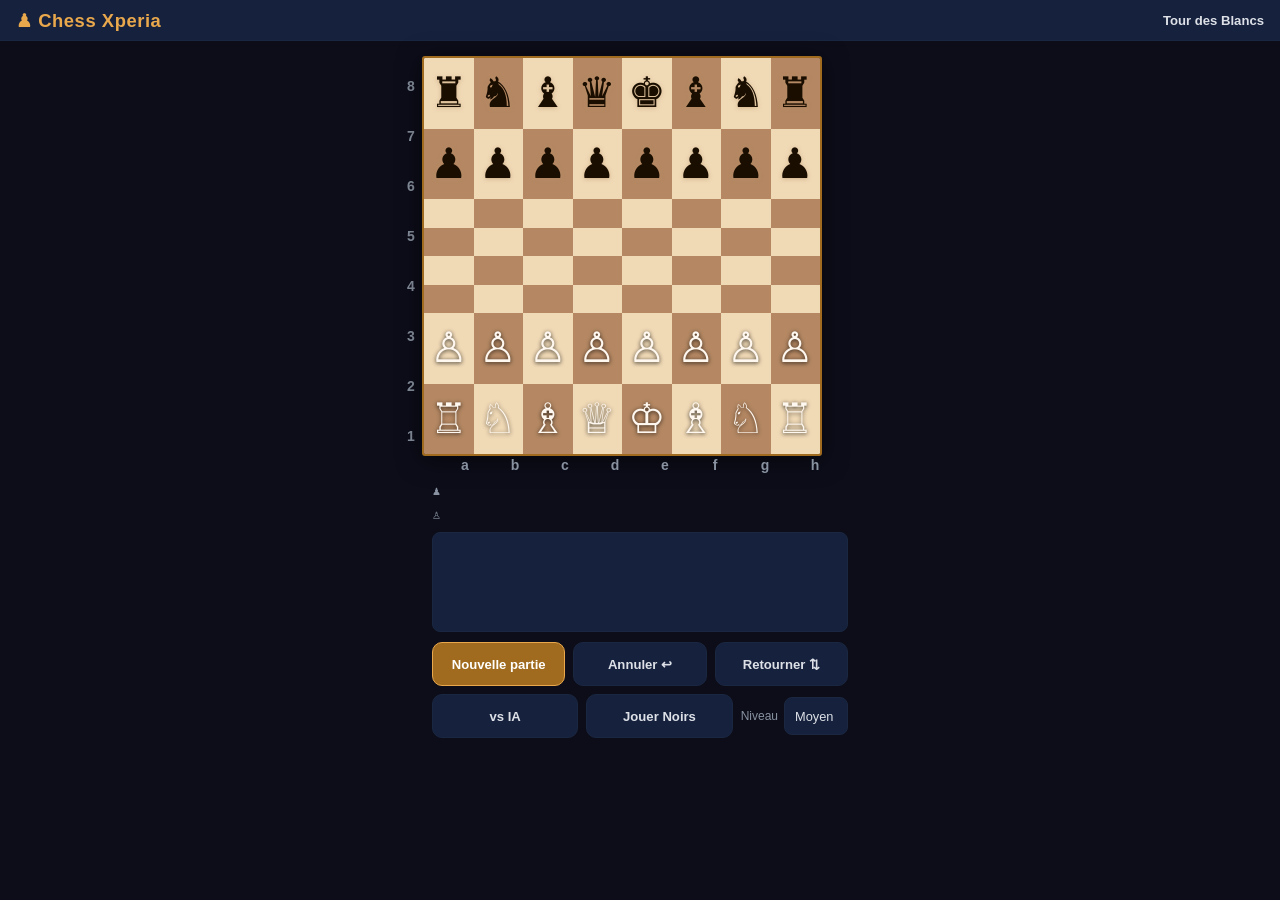
<file: index.html>
<!DOCTYPE html>
<html lang="fr">
<head>
  <meta charset="UTF-8">
  <meta name="viewport" content="width=device-width, initial-scale=1.0, minimum-scale=1.0, maximum-scale=1.0, user-scalable=no">
  <meta name="theme-color" content="#1a1a2e">
  <meta name="mobile-web-app-capable" content="yes">
  <meta name="apple-mobile-web-app-capable" content="yes">
  <meta name="apple-mobile-web-app-status-bar-style" content="black-translucent">
  <meta name="apple-mobile-web-app-title" content="Chess Xperia">
  <title>Chess Xperia</title>
  <link rel="manifest" href="manifest.json">
  <link rel="icon" type="image/svg+xml" href="icons/icon.svg">
  <link rel="stylesheet" href="css/style.css">
</head>
<body>

  <!-- ── Header ─────────────────────────────────────────────────────── -->
  <header>
    <h1>♟ Chess Xperia</h1>
    <div id="status">Tour des Blancs</div>
  </header>

  <!-- ── Board + coords ─────────────────────────────────────────────── -->
  <div id="board-wrap">
    <!-- Rank labels left -->
    <div class="coords-col">
      <span class="coord-label coord-rank"></span>
      <span class="coord-label coord-rank"></span>
      <span class="coord-label coord-rank"></span>
      <span class="coord-label coord-rank"></span>
      <span class="coord-label coord-rank"></span>
      <span class="coord-label coord-rank"></span>
      <span class="coord-label coord-rank"></span>
      <span class="coord-label coord-rank"></span>
    </div>

    <div style="display:flex;flex-direction:column;gap:2px;">
      <!-- Progress bar (AI thinking) -->
      <div id="thinking-bar"></div>

      <!-- Chess board -->
      <div id="board"></div>

      <!-- File labels bottom -->
      <div class="coords-row">
        <span class="coord-label coord-file"></span>
        <span class="coord-label coord-file"></span>
        <span class="coord-label coord-file"></span>
        <span class="coord-label coord-file"></span>
        <span class="coord-label coord-file"></span>
        <span class="coord-label coord-file"></span>
        <span class="coord-label coord-file"></span>
        <span class="coord-label coord-file"></span>
      </div>
    </div>

    <!-- Rank labels right (empty spacer for symmetry) -->
    <div class="coords-col" style="visibility:hidden" aria-hidden="true">
      <span class="coord-label"></span>
      <span class="coord-label"></span>
      <span class="coord-label"></span>
      <span class="coord-label"></span>
      <span class="coord-label"></span>
      <span class="coord-label"></span>
      <span class="coord-label"></span>
      <span class="coord-label"></span>
    </div>
  </div>

  <!-- ── Info panel ──────────────────────────────────────────────────── -->
  <div id="info-panel">
    <!-- Captured pieces -->
    <div id="captured-wrap">
      <div class="captured-row">
        <span class="captured-label">♟</span>
        <span id="captured-white" class="captured-pieces"></span>
        <span id="diff-black" class="material-diff"></span>
      </div>
      <div class="captured-row">
        <span class="captured-label">♙</span>
        <span id="captured-black" class="captured-pieces"></span>
        <span id="diff-white" class="material-diff"></span>
      </div>
    </div>

    <!-- Move history -->
    <div id="moves-list" role="log" aria-label="Historique des coups"></div>
  </div>

  <!-- ── Controls ────────────────────────────────────────────────────── -->
  <div id="controls">
    <div class="btn-row">
      <button id="btn-new"  class="primary">Nouvelle partie</button>
      <button id="btn-undo">Annuler ↩</button>
      <button id="btn-flip">Retourner ⇅</button>
    </div>
    <div class="btn-row">
      <button id="btn-mode">vs IA</button>
      <button id="btn-side">Jouer Noirs</button>
      <div id="diff-row">
        <label for="diff-select">Niveau</label>
        <select id="diff-select" aria-label="Niveau de difficulté">
          <option value="2">Facile</option>
          <option value="3" selected>Moyen</option>
          <option value="4">Difficile</option>
        </select>
      </div>
    </div>
  </div>

  <!-- ── Promotion dialog ────────────────────────────────────────────── -->
  <div id="promo-overlay" role="dialog" aria-label="Promotion du pion" aria-modal="true">
    <div id="promo-box">
      <h3>Choisissez une pièce</h3>
      <div id="promo-choices"></div>
    </div>
  </div>

  <!-- ── Game over overlay ───────────────────────────────────────────── -->
  <div id="gameover-overlay" role="dialog" aria-label="Fin de partie" aria-modal="true">
    <div id="gameover-box">
      <div id="gameover-icon">♟</div>
      <div id="gameover-title">Partie terminée</div>
      <div id="gameover-sub"></div>
      <button id="btn-play-again" class="primary" style="margin-top:0">Rejouer</button>
    </div>
  </div>

  <script src="js/engine.js"></script>
  <script src="js/ai.js"></script>
  <script src="js/app.js"></script>
</body>
</html>
</file>
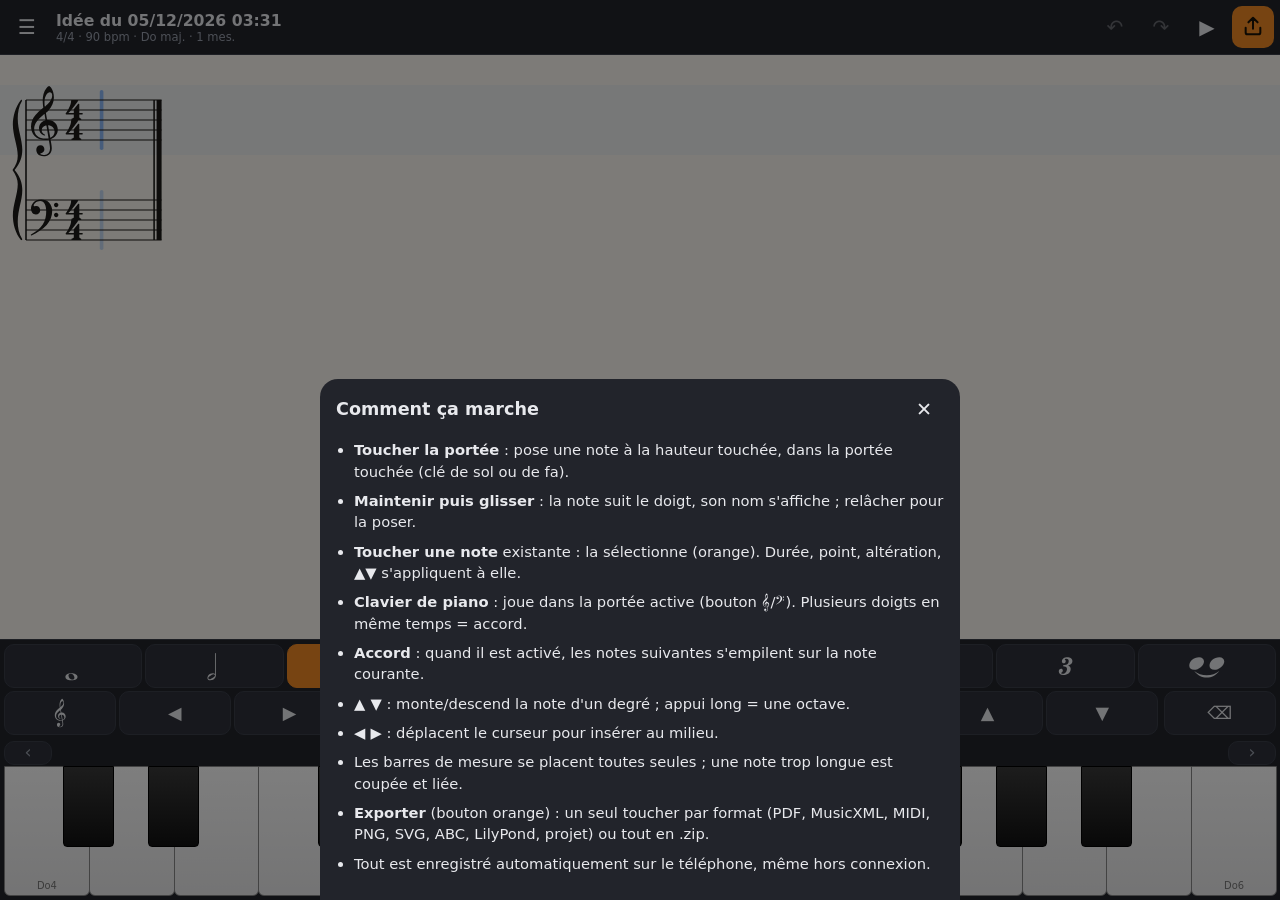
<file: music-ideas/index.html>
<!DOCTYPE html>
<html lang="fr">
<head>
  <meta charset="UTF-8">
  <meta name="viewport" content="width=device-width, initial-scale=1.0, viewport-fit=cover, interactive-widget=resizes-content">
  <meta name="theme-color" content="#17181d">
  <meta name="mobile-web-app-capable" content="yes">
  <meta name="apple-mobile-web-app-capable" content="yes">
  <meta name="apple-mobile-web-app-status-bar-style" content="black-translucent">
  <meta name="apple-mobile-web-app-title" content="MUSIC_IDEAS">
  <meta name="description" content="Notez vos idées musicales sur une double portée piano et exportez-les en PDF, MusicXML, MIDI, PNG, ABC, LilyPond.">
  <title>MUSIC_IDEAS</title>
  <link rel="manifest" href="manifest.json">
  <link rel="icon" type="image/svg+xml" href="icons/icon.svg">
  <link rel="apple-touch-icon" href="icons/icon-192.png">
  <link rel="stylesheet" href="css/style.css">
</head>
<body>

  <!-- ── Barre du haut ─────────────────────────────────────────────── -->
  <header id="topbar">
    <button id="btn-lib" class="icon-btn" aria-label="Mes idées">☰</button>
    <button id="btn-title" class="title-btn" aria-label="Réglages de l'idée">
      <span id="title-text">MUSIC_IDEAS</span>
      <span id="title-meta"></span>
    </button>
    <button id="btn-undo" class="icon-btn" aria-label="Annuler">↶</button>
    <button id="btn-redo" class="icon-btn" aria-label="Rétablir">↷</button>
    <button id="btn-play" class="icon-btn" aria-label="Écouter">▶</button>
    <button id="btn-export" class="icon-btn accent" aria-label="Exporter"><svg viewBox="0 0 24 24"><path d="M12 15V3M7 8l5-5 5 5M4 14v5a2 2 0 0 0 2 2h12a2 2 0 0 0 2-2v-5"/></svg></button>
  </header>

  <!-- ── Partition ─────────────────────────────────────────────────── -->
  <main id="score-wrap">
    <div id="score" aria-label="Partition : touchez la portée pour ajouter une note"></div>
    <div id="bubble" aria-live="polite"></div>
    <div id="hint"></div>
  </main>

  <!-- ── Palette ───────────────────────────────────────────────────── -->
  <section id="palette">
    <div class="row" id="row-dur"></div>
    <div class="row" id="row-edit"></div>
  </section>

  <!-- ── Clavier ───────────────────────────────────────────────────── -->
  <section id="keyboard-wrap">
    <div id="kb-bar">
      <button id="kb-down" class="kb-oct" aria-label="Octave inférieure">‹</button>
      <span id="kb-label"></span>
      <button id="kb-up" class="kb-oct" aria-label="Octave supérieure">›</button>
    </div>
    <div id="keyboard"></div>
  </section>

  <!-- ── Feuilles (bibliothèque, réglages, export) ─────────────────── -->
  <div id="sheet-backdrop"></div>

  <section class="sheet" id="sheet-lib" aria-label="Mes idées">
    <div class="sheet-head"><h2>Mes idées</h2><button class="close" aria-label="Fermer">✕</button></div>
    <div class="sheet-actions">
      <button id="lib-new" class="primary">＋ Nouvelle idée</button>
      <button id="lib-import">Importer…</button>
      <input type="file" id="import-file" accept=".json,application/json" hidden>
    </div>
    <ul id="lib-list"></ul>
  </section>

  <section class="sheet" id="sheet-settings" aria-label="Réglages">
    <div class="sheet-head"><h2>Réglages de l'idée</h2><button class="close" aria-label="Fermer">✕</button></div>
    <label class="field">Titre<input id="set-title" type="text" maxlength="120" autocomplete="off"></label>
    <div class="field-row">
      <label class="field">Tempo (bpm)<input id="set-tempo" type="number" min="20" max="300" inputmode="numeric"></label>
      <label class="field">Mesure<select id="set-ts"></select></label>
    </div>
    <label class="field">Armure<select id="set-key"></select></label>
    <h3>Affichage</h3>
    <div class="field-row">
      <label class="field">Taille de la portée<input id="set-zoom" type="range" min="6" max="16" step="0.5"></label>
    </div>
    <label class="check"><input id="set-sound" type="checkbox"> Entendre les notes saisies</label>
    <label class="check"><input id="set-kbd" type="checkbox"> Afficher le clavier de piano</label>
    <div class="sheet-actions">
      <button id="set-help">Aide</button>
      <button id="set-clear" class="danger">Effacer les notes</button>
    </div>
  </section>

  <section class="sheet" id="sheet-export" aria-label="Exporter">
    <div class="sheet-head"><h2>Exporter</h2><button class="close" aria-label="Fermer">✕</button></div>
    <div class="seg" id="exp-mode" role="radiogroup">
      <button data-mode="download" role="radio">⤓ Télécharger</button>
      <button data-mode="share" role="radio">↗ Partager</button>
    </div>
    <div id="exp-grid"></div>
    <button id="exp-zip" class="primary wide">Tout exporter (.zip — 8 formats)</button>
  </section>

  <section class="sheet" id="sheet-help" aria-label="Aide">
    <div class="sheet-head"><h2>Comment ça marche</h2><button class="close" aria-label="Fermer">✕</button></div>
    <ul class="help">
      <li><b>Toucher la portée</b> : pose une note à la hauteur touchée, dans la portée touchée (clé de sol ou de fa).</li>
      <li><b>Maintenir puis glisser</b> : la note suit le doigt, son nom s'affiche ; relâcher pour la poser.</li>
      <li><b>Toucher une note</b> existante : la sélectionne (orange). Durée, point, altération, ▲▼ s'appliquent à elle.</li>
      <li><b>Clavier de piano</b> : joue dans la portée active (bouton 𝄞/𝄢). Plusieurs doigts en même temps = accord.</li>
      <li><b>Accord</b> : quand il est activé, les notes suivantes s'empilent sur la note courante.</li>
      <li><b>▲ ▼</b> : monte/descend la note d'un degré ; appui long = une octave.</li>
      <li><b>◀ ▶</b> : déplacent le curseur pour insérer au milieu.</li>
      <li>Les barres de mesure se placent toutes seules ; une note trop longue est coupée et liée.</li>
      <li><b>Exporter</b> (bouton orange) : un seul toucher par format (PDF, MusicXML, MIDI, PNG, SVG, ABC, LilyPond, projet) ou tout en .zip.</li>
      <li>Tout est enregistré automatiquement sur le téléphone, même hors connexion.</li>
    </ul>
  </section>

  <div id="toast" role="status"></div>

  <script src="js/glyphs.js"></script>
  <script src="js/model.js"></script>
  <script src="js/render.js"></script>
  <script src="js/exporters.js"></script>
  <script src="js/audio.js"></script>
  <script src="js/app.js"></script>
</body>
</html>
</file>
<file: css/style.css>
/* ── Base ─────────────────────────────────────────────────────────────── */
:root {
  --board-size: min(100vw, 55vh);
  --cell-size: calc(var(--board-size) / 8);
  --bg:         #0d0d1a;
  --bg2:        #16213e;
  --bg3:        #1a2740;
  --accent:     #e9a84c;
  --accent-dim: #a06b1e;
  --text:       #dde1e7;
  --text-dim:   #8892a0;
  --light-sq:   #f0d9b5;
  --dark-sq:    #b58863;
  --sel-sq:     #f6f669cc;
  --last-sq:    rgba(155,199,0,0.42);
  --danger-sq:  #c84b4b;
  --move-dot:   rgba(0,0,0,0.28);
  --move-ring:  rgba(0,0,0,0.22);
}

*, *::before, *::after { box-sizing: border-box; margin: 0; padding: 0; }

html { height: 100%; }

body {
  background: var(--bg);
  color: var(--text);
  font-family: -apple-system, BlinkMacSystemFont, 'Segoe UI', Roboto, sans-serif;
  min-height: 100%;
  display: flex;
  flex-direction: column;
  align-items: center;
  touch-action: manipulation;
  -webkit-tap-highlight-color: transparent;
  user-select: none;
}

/* ── Header ───────────────────────────────────────────────────────────── */
header {
  width: 100%;
  background: var(--bg2);
  border-bottom: 1px solid var(--bg3);
  padding: 10px 16px 8px;
  display: flex;
  align-items: center;
  gap: 10px;
}

header h1 {
  font-size: 1.15rem;
  font-weight: 700;
  color: var(--accent);
  letter-spacing: 0.03em;
  flex: 1;
}

#status {
  font-size: 0.82rem;
  font-weight: 600;
  color: var(--text);
  text-align: right;
  max-width: 55%;
  line-height: 1.3;
}

#status.check    { color: #ff9800; }
#status.danger   { color: #f44336; }
#status.success  { color: #4caf50; }
#status.thinking { color: var(--text-dim); }

/* ── Board wrapper (coordinates + board) ─────────────────────────────── */
#board-wrap {
  display: flex;
  align-items: center;
  gap: 4px;
  padding: 8px 0 4px;
}

.coords-col {
  display: flex;
  flex-direction: column;
  height: var(--board-size);
  justify-content: space-around;
  align-items: center;
}

.coord-label {
  font-size: calc(var(--cell-size) * 0.28);
  color: var(--text-dim);
  font-weight: 600;
  line-height: 1;
  width: 14px;
  text-align: center;
}

.coords-row {
  display: flex;
  width: var(--board-size);
  justify-content: space-around;
  margin: 0 18px;
}

/* ── Board ────────────────────────────────────────────────────────────── */
#board {
  display: grid;
  grid-template-columns: repeat(8, 1fr);
  width: var(--board-size);
  height: var(--board-size);
  border: 2px solid var(--accent-dim);
  border-radius: 3px;
  overflow: hidden;
  box-shadow: 0 4px 24px rgba(0,0,0,0.6);
  flex-shrink: 0;
}

.cell {
  position: relative;
  display: flex;
  align-items: center;
  justify-content: center;
  cursor: pointer;
  transition: background-color 0.08s;
}

.cell.light { background: var(--light-sq); }
.cell.dark  { background: var(--dark-sq); }

.cell.selected  { background: var(--sel-sq) !important; }
.cell.last-move { background: var(--last-sq) !important; }
.cell.in-check  {
  background: var(--danger-sq) !important;
  animation: pulse-check 0.8s infinite alternate;
}

@keyframes pulse-check {
  from { background: #c84b4b !important; }
  to   { background: #ff6b6b !important; }
}

/* Legal move dot */
.cell.legal-move::after {
  content: '';
  position: absolute;
  width: 32%;
  height: 32%;
  border-radius: 50%;
  background: var(--move-dot);
  pointer-events: none;
}

/* Legal capture ring */
.cell.legal-capture::after {
  content: '';
  position: absolute;
  inset: 0;
  border-radius: 50%;
  border: calc(var(--cell-size) * 0.1) solid var(--move-ring);
  pointer-events: none;
}

/* ── Piece ────────────────────────────────────────────────────────────── */
.piece {
  font-size: calc(var(--cell-size) * 0.84);
  line-height: 1;
  pointer-events: none;
  z-index: 1;
  transition: transform 0.08s;
}

.piece.white {
  color: #fff8f0;
  filter: drop-shadow(0 1px 2px rgba(0,0,0,0.8));
}

.piece.black {
  color: #1a0e00;
  filter: drop-shadow(0 1px 2px rgba(180,140,100,0.5));
}

.cell.selected .piece { transform: scale(1.08); }

/* ── Info panel ───────────────────────────────────────────────────────── */
#info-panel {
  width: 100%;
  max-width: calc(var(--board-size) + 36px);
  display: flex;
  flex-direction: column;
  gap: 6px;
  padding: 4px 10px 6px;
}

/* Captured pieces */
#captured-wrap {
  display: flex;
  flex-direction: column;
  gap: 2px;
}

.captured-row {
  display: flex;
  align-items: center;
  gap: 4px;
  min-height: 22px;
}

.captured-label {
  font-size: 0.65rem;
  color: var(--text-dim);
  width: 14px;
  flex-shrink: 0;
}

.captured-pieces {
  display: flex;
  flex-wrap: wrap;
  gap: 0;
  font-size: 1.1rem;
  line-height: 1;
}

.material-diff {
  font-size: 0.7rem;
  color: var(--accent);
  font-weight: 700;
  margin-left: 4px;
}

/* Move history */
#moves-list {
  background: var(--bg2);
  border-radius: 8px;
  border: 1px solid var(--bg3);
  height: 100px;
  overflow-y: auto;
  padding: 6px 8px;
  font-size: 0.78rem;
  font-family: 'Courier New', monospace;
  line-height: 1.6;
  scrollbar-width: thin;
  scrollbar-color: var(--bg3) transparent;
}

#moves-list::-webkit-scrollbar { width: 4px; }
#moves-list::-webkit-scrollbar-thumb { background: var(--bg3); border-radius: 2px; }

.move-row {
  display: flex;
  gap: 4px;
}

.move-num  { color: var(--text-dim); min-width: 28px; }
.move-w    { color: var(--text); min-width: 56px; cursor: pointer; }
.move-w:hover { color: var(--accent); }
.move-b    { color: var(--text-dim); min-width: 56px; cursor: pointer; }
.move-b:hover { color: var(--accent); }
.move-w.current, .move-b.current { color: var(--accent); font-weight: 700; }

/* ── Control buttons ──────────────────────────────────────────────────── */
#controls {
  width: 100%;
  max-width: calc(var(--board-size) + 36px);
  padding: 4px 10px 8px;
  display: flex;
  flex-direction: column;
  gap: 8px;
}

.btn-row {
  display: flex;
  gap: 8px;
}

button {
  flex: 1;
  background: var(--bg2);
  border: 1px solid var(--bg3);
  color: var(--text);
  border-radius: 10px;
  padding: 10px 6px;
  font-size: 0.82rem;
  font-weight: 600;
  cursor: pointer;
  transition: background 0.15s, border-color 0.15s, color 0.15s;
  min-height: 44px;
  text-align: center;
}

button:active { transform: scale(0.97); }
button:hover  { background: var(--bg3); border-color: var(--accent-dim); }

button.primary {
  background: var(--accent-dim);
  border-color: var(--accent);
  color: #fff;
}
button.primary:hover { background: var(--accent); }

button.danger {
  border-color: #c84b4b;
  color: #ff8080;
}
button.danger:hover { background: #2a1515; }

/* ── Difficulty selector ──────────────────────────────────────────────── */
#diff-row {
  display: flex;
  gap: 6px;
  align-items: center;
}

#diff-row label {
  font-size: 0.75rem;
  color: var(--text-dim);
  white-space: nowrap;
}

#diff-row select {
  flex: 1;
  background: var(--bg2);
  border: 1px solid var(--bg3);
  color: var(--text);
  border-radius: 8px;
  padding: 8px 10px;
  font-size: 0.8rem;
  cursor: pointer;
  appearance: none;
  min-height: 38px;
}

/* ── Promotion dialog ─────────────────────────────────────────────────── */
#promo-overlay {
  display: none;
  position: fixed;
  inset: 0;
  background: rgba(0,0,0,0.75);
  z-index: 100;
  align-items: center;
  justify-content: center;
}

#promo-overlay.open { display: flex; }

#promo-box {
  background: var(--bg2);
  border: 2px solid var(--accent);
  border-radius: 16px;
  padding: 20px;
  text-align: center;
}

#promo-box h3 {
  color: var(--accent);
  margin-bottom: 16px;
  font-size: 1rem;
}

#promo-choices {
  display: flex;
  gap: 12px;
}

.promo-piece {
  width: 64px;
  height: 64px;
  background: var(--bg3);
  border: 2px solid var(--bg3);
  border-radius: 12px;
  display: flex;
  align-items: center;
  justify-content: center;
  font-size: 2.4rem;
  cursor: pointer;
  transition: border-color 0.12s, background 0.12s;
}

.promo-piece:hover, .promo-piece:active {
  border-color: var(--accent);
  background: var(--accent-dim);
}

/* ── Game over overlay ────────────────────────────────────────────────── */
#gameover-overlay {
  display: none;
  position: fixed;
  inset: 0;
  background: rgba(0,0,0,0.8);
  z-index: 100;
  align-items: center;
  justify-content: center;
  padding: 24px;
}

#gameover-overlay.open { display: flex; }

#gameover-box {
  background: var(--bg2);
  border: 2px solid var(--accent);
  border-radius: 20px;
  padding: 32px 24px;
  text-align: center;
  max-width: 320px;
  width: 100%;
}

#gameover-icon { font-size: 3rem; margin-bottom: 12px; }
#gameover-title { font-size: 1.5rem; font-weight: 700; color: var(--accent); margin-bottom: 8px; }
#gameover-sub   { font-size: 0.9rem; color: var(--text-dim); margin-bottom: 24px; }
#gameover-box button { max-width: 200px; margin: 0 auto; }

/* ── Thinking indicator ───────────────────────────────────────────────── */
#thinking-bar {
  width: var(--board-size);
  height: 3px;
  background: var(--bg3);
  border-radius: 2px;
  overflow: hidden;
  opacity: 0;
  transition: opacity 0.2s;
  margin: 0 auto 2px;
}

#thinking-bar.active {
  opacity: 1;
}

#thinking-bar::after {
  content: '';
  display: block;
  height: 100%;
  background: var(--accent);
  animation: thinking 1.2s ease-in-out infinite;
  transform-origin: left;
}

@keyframes thinking {
  0%   { transform: scaleX(0); transform-origin: left; }
  50%  { transform: scaleX(1); transform-origin: left; }
  51%  { transform: scaleX(1); transform-origin: right; }
  100% { transform: scaleX(0); transform-origin: right; }
}

/* ── Responsive tweaks for very small screens ─────────────────────────── */
@media (max-height: 600px) {
  :root { --board-size: min(100vw, 52vh); }
  #moves-list { height: 70px; }
}

@media (min-width: 420px) {
  :root { --board-size: min(400px, 55vh); }
}
</file>
<file: music-ideas/css/style.css>
/* ── MUSIC_IDEAS ─────────────────────────────────────────────────────── */
:root {
  --bg: #17181d;
  --bg2: #22242b;
  --bg3: #2e313a;
  --line: #3a3e49;
  --text: #e8e9ed;
  --dim: #9aa0ad;
  --accent: #f08a24;
  --accent-ink: #1a1206;
  --blue: #3d8bfd;
  --paper: #fbf8f1;
  --ink: #1c1b19;
  --sel: #e8740c;
  --play: #1f7ae0;
  --danger: #e5484d;
  --radius: 10px;
}

*, *::before, *::after { box-sizing: border-box; margin: 0; padding: 0; }
html, body { height: 100%; }
body {
  background: var(--bg);
  color: var(--text);
  font-family: system-ui, -apple-system, 'Segoe UI', Roboto, sans-serif;
  display: flex;
  flex-direction: column;
  height: 100dvh;
  overflow: hidden;
  -webkit-tap-highlight-color: transparent;
  user-select: none;
  -webkit-user-select: none;
  padding: env(safe-area-inset-top) env(safe-area-inset-right) 0 env(safe-area-inset-left);
}
button {
  font: inherit;
  color: inherit;
  background: var(--bg3);
  border: 1px solid var(--line);
  border-radius: var(--radius);
  min-height: 40px;
  padding: 0 12px;
  cursor: pointer;
  touch-action: manipulation;
}
button:active { filter: brightness(1.3); }
button.primary { background: var(--accent); color: var(--accent-ink); border-color: var(--accent); font-weight: 650; }
button.danger { color: var(--danger); }
button:disabled { opacity: .35; }

/* ── Barre du haut ───────────────────────────────────────────────────── */
#topbar {
  display: flex;
  align-items: center;
  gap: 4px;
  padding: 6px 6px;
  background: var(--bg2);
  border-bottom: 1px solid var(--line);
  flex: none;
}
.icon-btn {
  width: 42px;
  min-width: 42px;
  height: 42px;
  padding: 0;
  font-size: 1.25rem;
  line-height: 1;
  background: transparent;
  border-color: transparent;
}
.icon-btn.accent { background: var(--accent); color: var(--accent-ink); font-weight: 700; }
.icon-btn svg { width: 22px; height: 22px; fill: none; stroke: currentColor; stroke-width: 2.2; stroke-linecap: round; stroke-linejoin: round; }
.icon-btn.on { background: var(--blue); color: #fff; }
.title-btn {
  flex: 1;
  min-width: 0;
  text-align: left;
  background: transparent;
  border: none;
  display: flex;
  flex-direction: column;
  justify-content: center;
  padding: 0 4px;
}
#title-text { font-weight: 650; font-size: .98rem; white-space: nowrap; overflow: hidden; text-overflow: ellipsis; }
#title-meta { font-size: .72rem; color: var(--dim); white-space: nowrap; overflow: hidden; text-overflow: ellipsis; }

/* ── Partition ───────────────────────────────────────────────────────── */
#score-wrap {
  flex: 1;
  min-height: 0;
  position: relative;
  background: var(--paper);
}
#score {
  position: absolute;
  inset: 0;
  overflow: auto;
  color: var(--ink);
  touch-action: pan-x pan-y;
  overscroll-behavior: contain;
}
#score svg { display: block; }
#score [data-ev].cur { fill: var(--blue); stroke: var(--blue); }
#score [data-ev].cur line { stroke: var(--blue); }
#score [data-ev].sel { fill: var(--sel); }
#score [data-ev].sel line { stroke: var(--sel); }
#score [data-ev].play { fill: var(--play); }
#score [data-ev].play line { stroke: var(--play); }
#score .cursor { fill: var(--blue); opacity: .28; }
#score .cursor.active { opacity: .55; }
#score .ghost { fill: var(--sel); opacity: .85; }
#score .ghost line { stroke: var(--sel); }
#score .staff-hl { fill: var(--blue); opacity: .06; }

#bubble {
  position: absolute;
  pointer-events: none;
  background: var(--ink);
  color: #fff;
  font-weight: 700;
  font-size: 1.05rem;
  padding: 6px 12px;
  border-radius: 999px;
  transform: translate(-50%, -100%);
  opacity: 0;
  transition: opacity .15s;
  white-space: nowrap;
  box-shadow: 0 4px 14px rgba(0,0,0,.3);
}
#bubble.show { opacity: 1; }
#hint {
  position: absolute;
  left: 12px; right: 12px; bottom: 12px;
  text-align: center;
  color: #6c6a63;
  font-size: .85rem;
  pointer-events: none;
  white-space: pre-line;
}

/* ── Palette ─────────────────────────────────────────────────────────── */
#palette {
  flex: none;
  background: var(--bg2);
  border-top: 1px solid var(--line);
  padding: 4px 4px 2px;
}
.row {
  display: flex;
  gap: 3px;
  margin-bottom: 3px;
  overflow-x: auto;
  scrollbar-width: none;
}
.row::-webkit-scrollbar { display: none; }
.pal {
  flex: 1 1 32px;
  min-width: 30px;
  height: 44px;
  padding: 0 2px;
  display: flex;
  align-items: center;
  justify-content: center;
  font-size: 1.1rem;
  background: var(--bg3);
}
.pal.on { background: var(--accent); color: var(--accent-ink); border-color: var(--accent); }
.pal.on .ico { fill: var(--accent-ink); }
.pal .ico { height: 30px; width: auto; fill: var(--text); }
.pal .ico.small { height: 22px; }
.pal.sep { margin-left: 3px; }
.pal small { font-size: .62rem; margin-left: 1px; }

/* ── Clavier ─────────────────────────────────────────────────────────── */
#keyboard-wrap {
  flex: none;
  background: var(--bg2);
  padding: 0 4px calc(4px + env(safe-area-inset-bottom));
}
body.no-kbd #keyboard-wrap { display: none; }
body.no-kbd #palette { padding-bottom: calc(4px + env(safe-area-inset-bottom)); }
#kb-bar {
  display: flex;
  align-items: center;
  justify-content: space-between;
  height: 26px;
  color: var(--dim);
  font-size: .78rem;
}
.kb-oct { min-height: 24px; height: 24px; width: 48px; padding: 0; font-size: 1.1rem; line-height: 1; }
#keyboard {
  position: relative;
  height: 112px;
  touch-action: none;
  display: flex;
}
.wk {
  flex: 1;
  height: 100%;
  background: linear-gradient(#fdfdfd, #e9e9ea);
  border: 1px solid #888;
  border-radius: 0 0 6px 6px;
  margin-right: -1px;
  position: relative;
  display: flex;
  align-items: flex-end;
  justify-content: center;
  color: #777;
  font-size: .62rem;
  padding-bottom: 4px;
}
.bk {
  position: absolute;
  top: 0;
  height: 62%;
  background: linear-gradient(#3a3a3a, #111);
  border-radius: 0 0 4px 4px;
  z-index: 2;
  border: 1px solid #000;
}
.wk.down { background: #ffcc99; }
.bk.down { background: var(--sel); }

/* ── Feuilles ────────────────────────────────────────────────────────── */
#sheet-backdrop {
  position: fixed; inset: 0;
  background: rgba(0,0,0,.5);
  opacity: 0; pointer-events: none;
  transition: opacity .2s;
  z-index: 10;
}
#sheet-backdrop.show { opacity: 1; pointer-events: auto; }
.sheet {
  position: fixed;
  left: 0; right: 0; bottom: 0;
  max-height: 88dvh;
  overflow-y: auto;
  background: var(--bg2);
  border-radius: 18px 18px 0 0;
  padding: 10px 16px calc(18px + env(safe-area-inset-bottom));
  transform: translateY(105%);
  transition: transform .22s ease-out;
  z-index: 11;
  user-select: text;
  -webkit-user-select: text;
  max-width: 640px;
  margin: 0 auto;
}
.sheet.show { transform: none; }
.sheet-head { display: flex; align-items: center; justify-content: space-between; margin-bottom: 10px; }
.sheet-head h2 { font-size: 1.1rem; }
.sheet-head .close { width: 40px; padding: 0; background: transparent; border: none; font-size: 1.2rem; }
.sheet h3 { font-size: .85rem; color: var(--dim); margin: 14px 0 6px; text-transform: uppercase; letter-spacing: .04em; }
.sheet-actions { display: flex; gap: 8px; margin: 12px 0 6px; flex-wrap: wrap; }
.sheet-actions button { flex: 1; }
.field { display: flex; flex-direction: column; gap: 4px; font-size: .82rem; color: var(--dim); margin-bottom: 10px; flex: 1; }
.field-row { display: flex; gap: 10px; }
.field input[type=text], .field input[type=number], .field select {
  font: inherit; font-size: 1rem;
  color: var(--text);
  background: var(--bg);
  border: 1px solid var(--line);
  border-radius: 8px;
  height: 42px;
  padding: 0 10px;
  width: 100%;
}
.field input[type=range] { width: 100%; accent-color: var(--accent); height: 32px; }
.check { display: flex; align-items: center; gap: 10px; font-size: .95rem; min-height: 40px; }
.check input { width: 20px; height: 20px; accent-color: var(--accent); }

#lib-list { list-style: none; }
#lib-list li {
  display: flex; align-items: center; gap: 6px;
  border-top: 1px solid var(--line);
  padding: 8px 0;
}
#lib-list li.current .lib-title { color: var(--accent); }
.lib-open { flex: 1; text-align: left; background: transparent; border: none; padding: 4px 0; min-width: 0; }
.lib-title { display: block; font-weight: 600; overflow: hidden; text-overflow: ellipsis; white-space: nowrap; }
.lib-meta { display: block; font-size: .75rem; color: var(--dim); }
.lib-act { width: 40px; padding: 0; background: transparent; }

.seg { display: flex; background: var(--bg); border-radius: var(--radius); padding: 3px; margin-bottom: 12px; }
.seg button { flex: 1; border: none; background: transparent; min-height: 36px; }
.seg button.on { background: var(--bg3); color: var(--accent); font-weight: 650; }
#exp-grid { display: grid; grid-template-columns: 1fr 1fr; gap: 8px; margin-bottom: 10px; }
.exp-btn {
  display: flex; flex-direction: column; align-items: flex-start; justify-content: center;
  text-align: left; padding: 10px 12px; min-height: 64px;
}
.exp-btn b { font-size: 1rem; }
.exp-btn span { font-size: .72rem; color: var(--dim); margin-top: 2px; }
.exp-btn.last { border-color: var(--accent); }
.exp-btn.busy { opacity: .5; }
button.wide { width: 100%; min-height: 48px; }
.help { padding-left: 18px; line-height: 1.45; font-size: .92rem; }
.help li { margin-bottom: 8px; }

#toast {
  position: fixed;
  left: 50%; top: calc(64px + env(safe-area-inset-top));
  transform: translate(-50%, -10px);
  background: #000d;
  color: #fff;
  padding: 10px 16px;
  border-radius: 10px;
  font-size: .9rem;
  opacity: 0;
  pointer-events: none;
  transition: opacity .2s, transform .2s;
  z-index: 20;
  max-width: 90vw;
  text-align: center;
}
#toast.show { opacity: 1; transform: translate(-50%, 0); }

@media (min-width: 700px) {
  #keyboard { height: 130px; }
  .pal { flex-basis: 44px; }
}
@media (orientation: landscape) and (max-height: 500px) {
  #keyboard { height: 78px; }
  .pal { height: 38px; }
  #topbar { padding: 2px 6px; }
}
</file>
